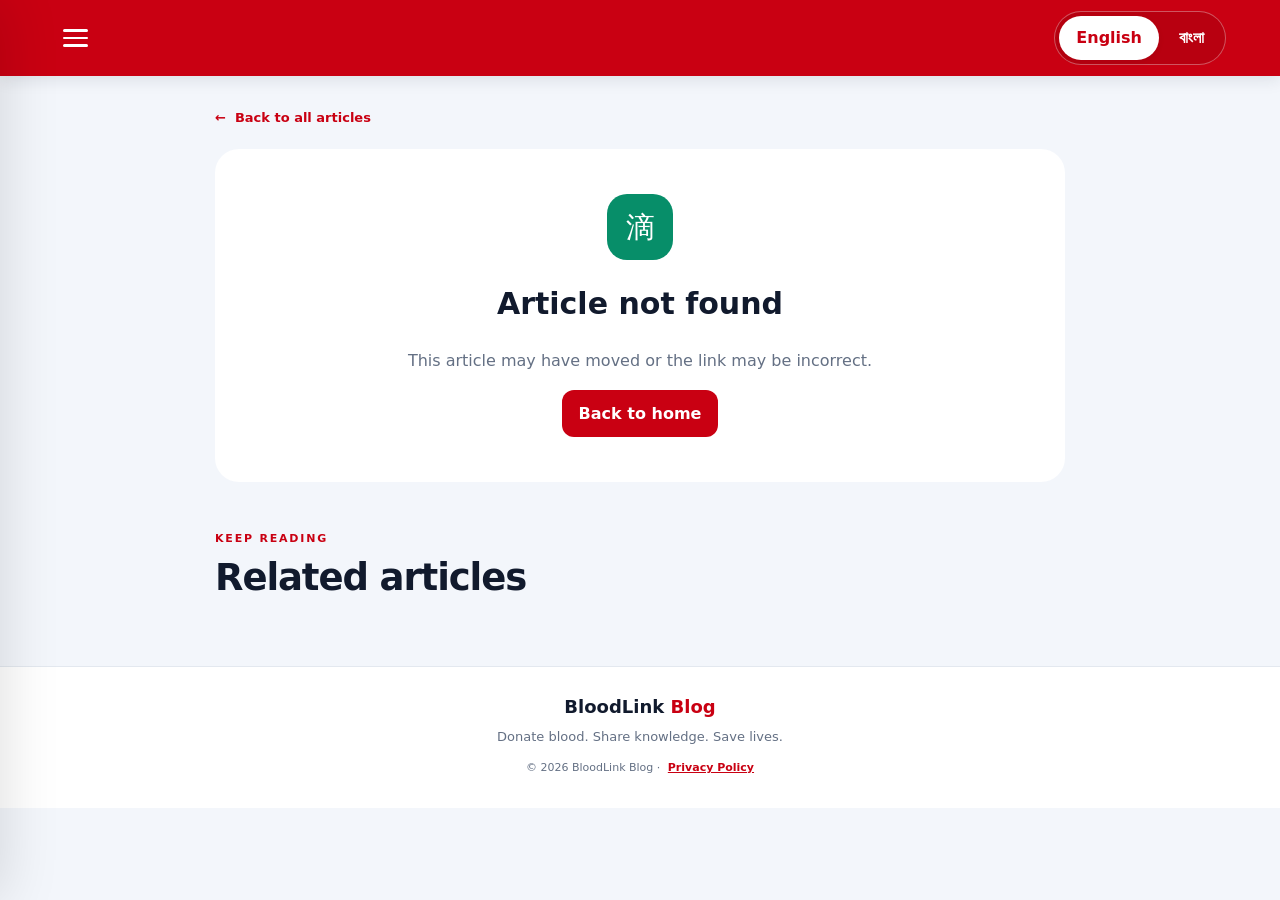
<file: blog.html>
<!doctype html>
<html lang="en">
<head>
  <meta charset="utf-8">
  <meta name="viewport" content="width=device-width, initial-scale=1">
  <meta name="theme-color" content="#c90012">
  <meta name="description" content="Read BloodLink Blog articles about blood donation.">
  <title>Article | BloodLink Blog</title>
  <link rel="stylesheet" href="css/style.css">
  <script src="js/config.js" defer></script>
  <script src="js/analytics.js" defer></script>
  <script src="js/articles.js" defer></script>
  <script src="js/app.js" defer></script>
</head>
<body class="article-page">
  <header class="topbar">
    <button class="icon-button menu-button" id="menuToggle" aria-label="Open menu" aria-expanded="false"><span></span><span></span><span></span></button>
    <div class="language-switch" role="group" aria-label="Language"><button class="lang-button active" data-lang="en">English</button><button class="lang-button" data-lang="bn">বাংলা</button></div>
  </header>
  <div class="scrim" id="scrim"></div>
  <aside class="side-menu" id="sideMenu" aria-hidden="true">
    <div class="side-menu-head"><div class="brand-lockup"><img class="brand-logo menu-logo" src="assets/bloodlink-logo.png" alt="BloodLink logo"><div><strong>BloodLink</strong><small data-i18n="menuSubtitle">Donate Blood, Save Lives</small></div></div><button class="icon-button close-menu" id="closeMenu" aria-label="Close menu">×</button></div>
    <nav class="menu-links">
      <a href="index.html"><span>⌂</span><span data-i18n="home">Home</span></a>
      <a href="index.html#latest"><span>▤</span><span data-i18n="allBlogs">All blogs</span></a>
      <a href="index.html#about"><span>ⓘ</span><span data-i18n="about">About BloodLink Blog</span></a>
      <button id="menuLanguage"><span>文</span><span data-i18n="language">Language: English / বাংলা</span></button>
      <a href="mailto:bloodlink@example.com?subject=BloodLink%20Blog%20Report"><span>⚑</span><span data-i18n="report">Report a problem</span></a>
      <button id="shareButton"><span>↗</span><span data-i18n="share">Share this website</span></button>
    </nav>
    <div class="menu-note"><span class="status-dot"></span><span data-i18n="menuNote">Made to help people make informed choices.</span></div>
  </aside>

  <main class="page-shell article-shell">
    <a class="back-link" href="index.html">← <span data-i18n="back">Back to all articles</span></a>
    <div id="articleContent" aria-live="polite"><div class="loading-state" role="status"><span class="loading-spinner"></span>Loading article…</div></div>
    <section class="related-section"><div class="section-heading"><div><p class="eyebrow" data-i18n="keepReading">KEEP READING</p><h2 data-i18n="related">Related articles</h2></div></div><div id="relatedGrid" class="blog-grid related-grid"></div></section>
  </main>
  <footer class="footer"><a href="index.html" class="footer-brand">BloodLink <span>Blog</span></a><p data-i18n="footerText">Donate blood. Share knowledge. Save lives.</p><small>© <span id="year"></span> BloodLink Blog · <a href="privacy.html">Privacy Policy</a></small></footer>
</body>
</html>
</file>
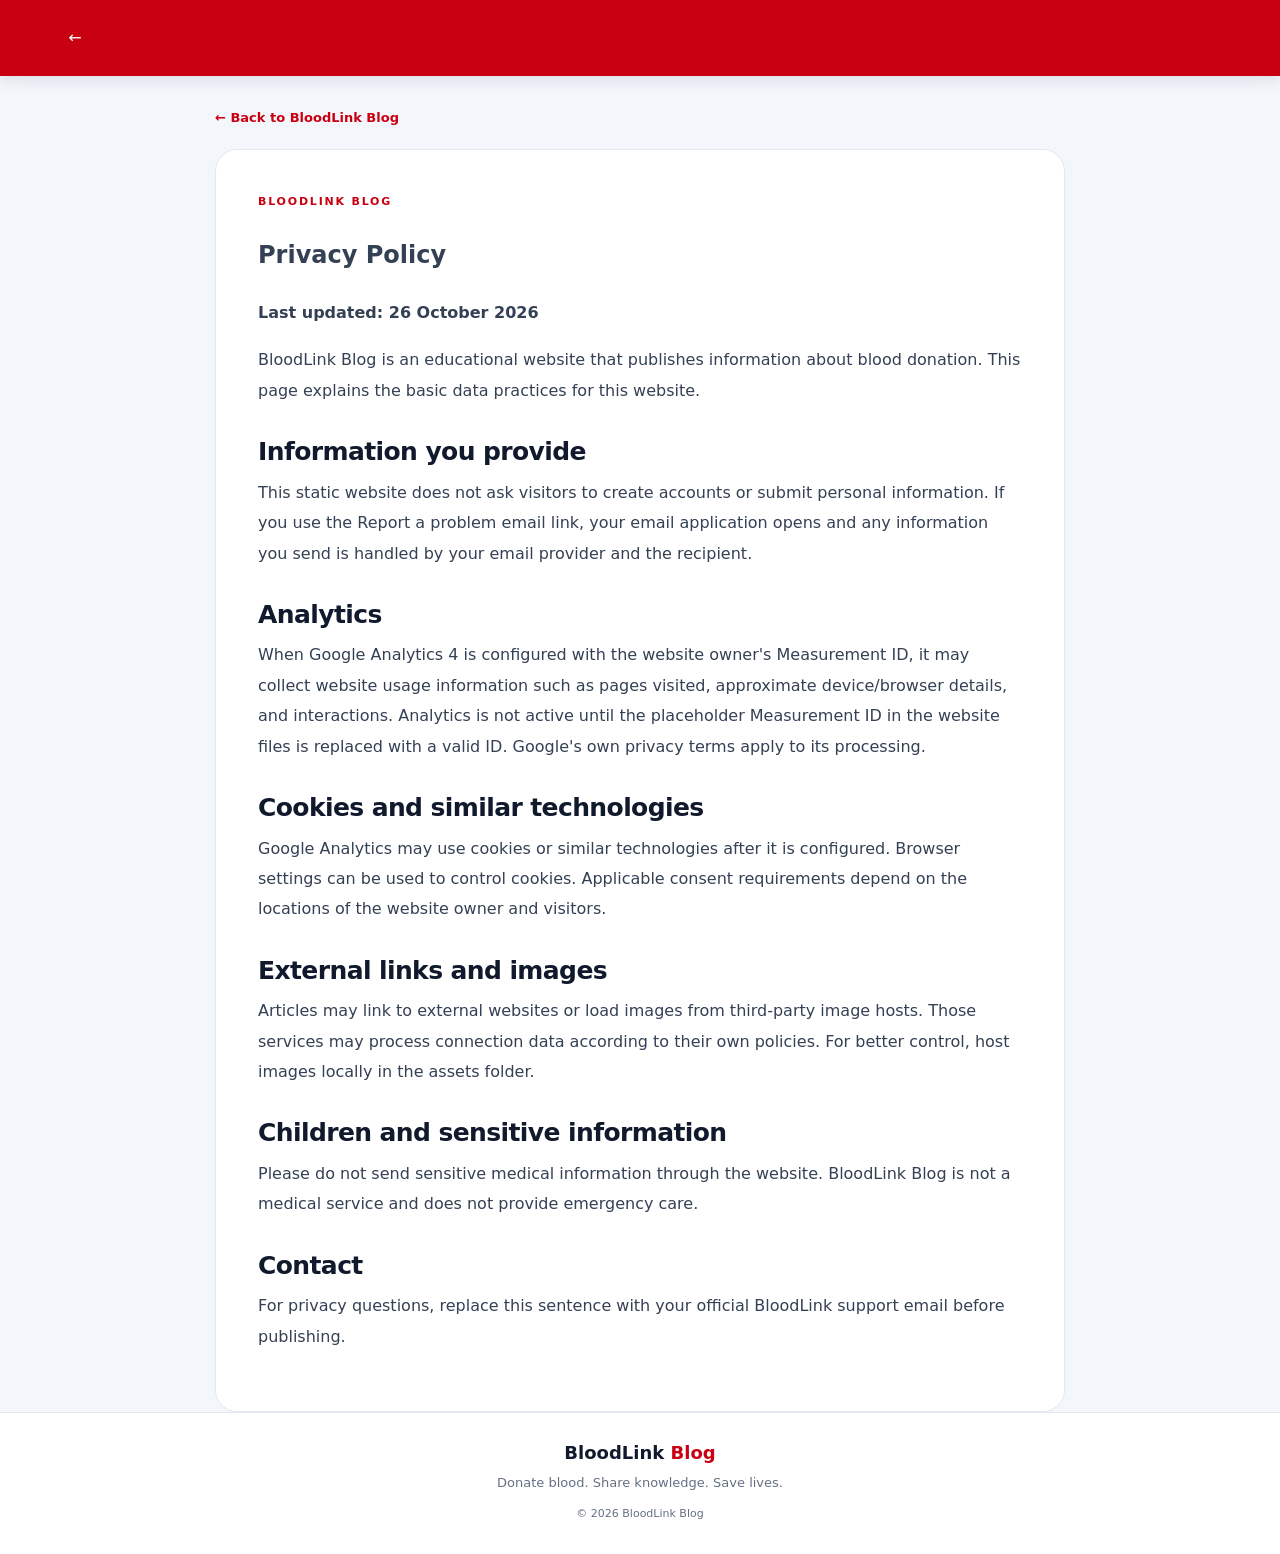
<file: privacy.html>
<!doctype html>
<html lang="en"><head><meta charset="utf-8"><meta name="viewport" content="width=device-width, initial-scale=1"><meta name="theme-color" content="#c90012"><title>Privacy Policy | BloodLink Blog</title><meta name="description" content="Learn how BloodLink Blog handles website usage data, analytics, and privacy."><link rel="canonical" href="https://suchock.github.io/privacy.html"><meta property="og:type" content="website"><meta property="og:site_name" content="BloodLink Blog"><meta property="og:title" content="Privacy Policy | BloodLink Blog"><meta property="og:description" content="Learn how BloodLink Blog handles website usage data, analytics, and privacy."><meta property="og:image" content="https://suchock.github.io/assets/bloodlink-logo.png"><meta name="twitter:card" content="summary_large_image"><meta name="twitter:image" content="https://suchock.github.io/assets/bloodlink-logo.png"><script src="js/config.js" defer></script><script src="js/analytics.js" defer></script><link rel="stylesheet" href="css/style.css"></head>
<body><header class="topbar"><a class="icon-button menu-button" href="index.html" aria-label="Back to home" style="text-decoration:none">←</a><a class="brand-mini" href="index.html">BloodLink Blog</a></header><main class="page-shell article-shell"><a class="back-link" href="index.html">← Back to BloodLink Blog</a><article class="article-body"><p class="eyebrow">BLOODLINK BLOG</p><h1>Privacy Policy</h1><p><strong>Last updated: 26 October 2026</strong></p><p>BloodLink Blog is an educational website that publishes information about blood donation. This page explains the basic data practices for this website.</p><h2>Information you provide</h2><p>This static website does not ask visitors to create accounts or submit personal information. If you use the Report a problem email link, your email application opens and any information you send is handled by your email provider and the recipient.</p><h2>Analytics</h2><p>When Google Analytics 4 is configured with the website owner's Measurement ID, it may collect website usage information such as pages visited, approximate device/browser details, and interactions. Analytics is not active until the placeholder Measurement ID in the website files is replaced with a valid ID. Google's own privacy terms apply to its processing.</p><h2>Cookies and similar technologies</h2><p>Google Analytics may use cookies or similar technologies after it is configured. Browser settings can be used to control cookies. Applicable consent requirements depend on the locations of the website owner and visitors.</p><h2>External links and images</h2><p>Articles may link to external websites or load images from third-party image hosts. Those services may process connection data according to their own policies. For better control, host images locally in the assets folder.</p><h2>Children and sensitive information</h2><p>Please do not send sensitive medical information through the website. BloodLink Blog is not a medical service and does not provide emergency care.</p><h2>Contact</h2><p>For privacy questions, replace this sentence with your official BloodLink support email before publishing.</p></article></main><footer class="footer"><a href="index.html" class="footer-brand">BloodLink <span>Blog</span></a><p>Donate blood. Share knowledge. Save lives.</p><small>© 2026 BloodLink Blog</small></footer></body></html>
</file>
<file: css/style.css>
:root{--red:#c90012;--red-dark:#a90010;--red-soft:#fff1f2;--green:#078e69;--green-soft:#eafaf3;--ink:#111a2d;--muted:#647084;--paper:#f3f6fb;--white:#fff;--line:#e3e8ef;--shadow:0 14px 35px rgba(25,37,58,.08);--radius:24px}
*{box-sizing:border-box}html{scroll-behavior:smooth}body{margin:0;background:var(--paper);color:var(--ink);font-family:Inter,ui-sans-serif,system-ui,-apple-system,BlinkMacSystemFont,"Segoe UI",sans-serif;line-height:1.6}button,input{font:inherit}button,a{-webkit-tap-highlight-color:transparent}a{color:inherit;text-decoration:none}.topbar{height:76px;background:var(--red);color:#fff;display:flex;align-items:center;justify-content:space-between;padding:0 clamp(18px,5vw,54px);box-shadow:0 4px 15px #1c23301a;position:sticky;top:0;z-index:20}.icon-button{border:0;background:transparent;color:inherit;cursor:pointer;display:grid;place-content:center}.menu-button{width:42px;height:42px;gap:5px}.menu-button span{width:25px;height:2.5px;background:#fff;border-radius:5px;display:block}.brand-mini{display:flex;align-items:center;gap:10px;font-size:20px;font-weight:850;letter-spacing:-.7px}.brand-mini small{font-size:12px;letter-spacing:.3px;opacity:.78;font-weight:600;margin-left:4px}.brand-mark{width:58px;height:58px;display:grid;place-items:center;border-radius:21px;background:var(--red);color:#fff;font-size:28px;font-weight:800;box-shadow:0 10px 24px #17203317}.small-mark{width:36px;height:36px;border-radius:12px;font-size:18px;background:#fff;color:var(--red);box-shadow:none}.language-switch{display:flex;gap:3px;padding:4px;border:1px solid #ffffff55;border-radius:40px;background:#97000c55}.lang-button{border:0;background:transparent;color:#fff;font-weight:750;border-radius:30px;padding:9px 17px;cursor:pointer}.lang-button.active{background:#fff;color:var(--red);box-shadow:0 2px 6px #0001}.page-shell{width:min(1120px,calc(100% - 36px));margin:0 auto}.hero{text-align:center;padding:42px 0 24px}.hero-logo{display:flex;align-items:center;justify-content:center;gap:20px}.hero-mark{width:84px;height:84px;border-radius:26px;font-size:40px}.hero h1{font-size:clamp(40px,7vw,68px);line-height:1;margin:0;font-weight:900;letter-spacing:-3px}.tagline{font-size:clamp(16px,2.4vw,23px);color:#536074;font-weight:700;margin:18px 0 21px}.hero-pill{display:inline-flex;align-items:center;gap:10px;border:1px solid #f3e7b7;background:#fffbed;color:#995016;padding:10px 19px;border-radius:50px;font-size:14px;font-weight:750}.pulse-dot,.status-dot{width:8px;height:8px;border-radius:50%;background:var(--green);display:inline-block}.welcome-row{display:flex;align-items:end;justify-content:space-between;gap:24px;margin:36px 0 24px}.eyebrow{font-size:11px;font-weight:850;letter-spacing:1.8px;color:var(--red);margin:0 0 8px}.welcome-row h2,.section-heading h2,.about-card h2{font-size:clamp(25px,3.6vw,37px);line-height:1.2;letter-spacing:-1.1px;margin:0;font-weight:850}.section-intro{color:var(--muted);max-width:620px;margin:12px 0 0}.article-count{min-width:94px;text-align:center;background:#fff;border:1px solid var(--line);border-radius:18px;padding:10px 17px;box-shadow:0 6px 20px #14233b08}.article-count strong{display:block;color:var(--red);font-size:25px;line-height:1.1}.article-count span{font-size:12px;color:var(--muted);font-weight:700}.search-panel{background:#fff;border:1px solid var(--line);border-radius:var(--radius);padding:19px 20px;margin-bottom:35px;box-shadow:0 8px 24px #14233b06}.search-box{display:flex;align-items:center;gap:12px;background:#f6f8fb;border:1px solid #e8edf3;border-radius:15px;padding:0 15px;height:54px}.search-icon{font-size:28px;line-height:1;color:var(--red);transform:rotate(-20deg)}.search-box input{width:100%;border:0;outline:0;background:transparent;color:var(--ink);font-size:15px}.search-box input::placeholder{color:#909aab}.clear-search{border:0;background:#e7ebf1;color:#657083;border-radius:50%;width:27px;height:27px;cursor:pointer;font-size:19px}.filter-row{display:flex;align-items:center;gap:14px;flex-wrap:wrap;margin-top:16px}.filter-row>span{font-size:12px;font-weight:800;color:var(--muted)}.topic-filters{display:flex;gap:8px;flex-wrap:wrap}.topic-chip{border:1px solid var(--line);background:#fff;color:#586477;padding:6px 12px;border-radius:30px;font-size:12px;font-weight:750;cursor:pointer}.topic-chip.active,.topic-chip:hover{background:var(--red-soft);border-color:#f2c6cb;color:var(--red)}.section-heading{display:flex;align-items:end;justify-content:space-between;gap:18px;margin-bottom:18px}.sort-label{font-size:12px;color:var(--muted)}.blog-grid{display:grid;grid-template-columns:repeat(3,minmax(0,1fr));gap:19px}.blog-card{background:#fff;border:1px solid var(--line);border-radius:21px;overflow:hidden;transition:transform .2s,box-shadow .2s;min-width:0}.blog-card:hover{transform:translateY(-4px);box-shadow:var(--shadow)}.card-image{display:block;width:100%;height:190px;object-fit:cover;background:#e6ebf2}.card-body{padding:18px}.card-meta{display:flex;align-items:center;gap:8px;flex-wrap:wrap;font-size:11px;color:var(--muted);font-weight:700}.category-label{background:var(--red-soft);color:var(--red);border-radius:30px;padding:4px 9px}.card-title{font-size:20px;line-height:1.3;letter-spacing:-.45px;margin:12px 0 9px;font-weight:850}.card-excerpt{font-size:13px;line-height:1.7;color:var(--muted);margin:0 0 17px}.read-link{display:inline-flex;align-items:center;gap:7px;color:var(--red);font-size:13px;font-weight:850}.read-link span{transition:transform .2s}.read-link:hover span{transform:translateX(4px)}.empty-state{text-align:center;padding:55px 20px;background:#fff;border:1px dashed #d7dee8;border-radius:24px}.empty-icon{font-size:42px;color:var(--red)}.empty-state h3{margin:8px 0 0}.empty-state p{color:var(--muted)}.button-primary{border:0;border-radius:12px;background:var(--red);color:#fff;font-weight:800;padding:11px 17px;cursor:pointer}.about-card{display:flex;align-items:center;gap:23px;margin:54px 0;background:var(--green-soft);border:1px solid #b7ead7;border-radius:24px;padding:27px}.about-symbol{width:66px;height:66px;flex:0 0 66px;border-radius:20px;background:var(--green);color:#fff;display:grid;place-items:center;font-size:29px}.about-card .eyebrow{color:var(--green)}.about-card h2{font-size:26px}.about-card p:last-child{color:#557469;margin-bottom:0;max-width:780px;font-size:14px}.footer{text-align:center;padding:26px 18px 30px;background:#fff;border-top:1px solid var(--line);color:var(--muted)}.footer-brand{font-weight:900;color:var(--ink);font-size:18px}.footer-brand span{color:var(--red)}.footer p{font-size:13px;margin:5px 0}.footer small{font-size:11px}.scrim{position:fixed;inset:0;background:#10182770;z-index:29;opacity:0;pointer-events:none;transition:opacity .25s}.side-menu{position:fixed;z-index:30;left:0;top:0;bottom:0;width:min(360px,88vw);background:#fff;box-shadow:20px 0 55px #0002;transform:translateX(-105%);transition:transform .25s;padding:24px 20px;display:flex;flex-direction:column}.menu-open .side-menu{transform:translateX(0)}.menu-open .scrim{opacity:1;pointer-events:auto}.side-menu-head{display:flex;align-items:center;justify-content:space-between;padding-bottom:24px;border-bottom:1px solid var(--line)}.brand-lockup{display:flex;align-items:center;gap:12px}.brand-lockup strong{display:block;font-size:21px;letter-spacing:-.7px}.brand-lockup small{display:block;font-size:11px;color:var(--muted)}.close-menu{font-size:32px;color:#667085;width:40px;height:40px}.menu-links{display:grid;gap:5px;padding-top:18px}.menu-links a,.menu-links button{display:flex;align-items:center;gap:13px;border:0;background:transparent;text-align:left;padding:13px 12px;border-radius:12px;color:#344054;font-weight:700;font-size:14px;cursor:pointer}.menu-links a>span:first-child,.menu-links button>span:first-child{width:23px;text-align:center;color:var(--red);font-size:19px}.menu-links a:hover,.menu-links button:hover{background:var(--red-soft);color:var(--red)}.menu-note{margin-top:auto;border-radius:14px;background:#effaf5;color:#4c7567;padding:13px;font-size:12px;display:flex;align-items:center;gap:8px}.article-shell{max-width:850px;padding-top:28px}.back-link{display:inline-flex;gap:9px;align-items:center;color:var(--red);font-size:13px;font-weight:800;margin:0 0 20px}.article-hero-image{width:100%;max-height:440px;object-fit:cover;border-radius:24px;display:block;margin-bottom:26px;box-shadow:var(--shadow)}.article-header{padding:4px 2px 20px}.article-header h1{font-size:clamp(31px,5.5vw,49px);line-height:1.12;letter-spacing:-1.7px;margin:14px 0}.article-subtitle{font-size:17px;color:var(--muted);margin:0 0 18px}.article-body{background:#fff;border:1px solid var(--line);border-radius:22px;padding:clamp(20px,5vw,42px);font-size:16px;line-height:1.9;color:#344054}.article-body h2{font-size:25px;line-height:1.3;color:var(--ink);letter-spacing:-.6px;margin:30px 0 9px}.article-body h2:first-child{margin-top:0}.article-body p{margin:0 0 17px}.article-body ul{padding-left:22px}.article-body li{margin:7px 0}.article-callout{background:var(--red-soft);border-left:4px solid var(--red);padding:16px 18px;border-radius:0 13px 13px 0;margin:24px 0;color:#8d1c27;font-size:14px}.article-disclaimer{font-size:12px;color:#7b8494;border-top:1px solid var(--line);margin-top:28px;padding-top:16px}.related-section{margin:48px 0}.related-grid{grid-template-columns:repeat(2,minmax(0,1fr))}.not-found{text-align:center;background:#fff;border-radius:24px;padding:45px 20px}.not-found h1{font-size:30px}.not-found p{color:var(--muted)}
@media(max-width:760px){.topbar{height:66px;padding:0 15px}.brand-mini{font-size:17px;gap:7px}.small-mark{width:30px;height:30px;border-radius:10px;font-size:15px}.brand-mini small{font-size:10px}.lang-button{padding:8px 11px;font-size:12px}.page-shell{width:min(100% - 28px,600px)}.hero{padding:34px 0 16px}.hero-logo{gap:12px}.hero-mark{width:64px;height:64px;border-radius:20px;font-size:31px}.hero h1{letter-spacing:-2px}.tagline{margin:14px 0 17px}.hero-pill{font-size:11px;padding:9px 12px}.welcome-row{align-items:start;margin-top:30px}.welcome-row h2{font-size:27px}.section-intro{font-size:13px}.article-count{min-width:68px;padding:9px 10px}.article-count strong{font-size:21px}.article-count span{font-size:10px}.search-panel{padding:14px;border-radius:19px;margin-bottom:28px}.search-box{height:50px;padding:0 11px}.search-box input{font-size:13px}.filter-row{align-items:start;display:block}.topic-filters{margin-top:9px}.blog-grid{grid-template-columns:repeat(2,minmax(0,1fr));gap:12px}.card-image{height:135px}.card-body{padding:13px}.card-title{font-size:16px;margin:9px 0 7px}.card-excerpt{font-size:12px;line-height:1.55}.card-meta{font-size:10px}.category-label{padding:3px 7px}.read-link{font-size:12px}.sort-label{display:none}.about-card{align-items:flex-start;gap:14px;padding:19px;margin:36px 0}.about-symbol{width:48px;height:48px;flex-basis:48px;border-radius:15px;font-size:22px}.about-card h2{font-size:21px}.about-card p:last-child{font-size:12px}.article-shell{padding-top:20px}.article-hero-image{border-radius:18px;margin-bottom:20px}.article-header h1{font-size:33px}.article-subtitle{font-size:15px}.article-body{border-radius:18px;padding:22px 18px;font-size:15px}.article-body h2{font-size:22px}.related-grid{grid-template-columns:repeat(2,minmax(0,1fr))}}
@media(max-width:390px){.brand-mini{font-size:15px}.brand-mini small{display:none}.lang-button{padding:7px 8px}.blog-grid{grid-template-columns:1fr}.card-image{height:190px}.card-title{font-size:19px}.card-body{padding:16px}.card-excerpt{font-size:13px}.related-grid{grid-template-columns:1fr}.welcome-row h2{font-size:24px}}

/* Official BloodLink logo asset */
.brand-logo{display:block;object-fit:contain;flex-shrink:0}.small-logo{width:36px;height:36px;border-radius:11px}.menu-logo{width:58px;height:58px;border-radius:18px}.hero-logo-image{width:84px;height:84px;border-radius:25px;box-shadow:0 10px 24px #17203317}.about-logo-image{object-fit:cover;border-radius:17px}
@media(max-width:760px){.small-logo{width:30px;height:30px;border-radius:9px}.menu-logo{width:50px;height:50px;border-radius:15px}.hero-logo-image{width:64px;height:64px;border-radius:19px}}

/* Updates: removed decorative hero/menu sections; keep compact header and useful loading feedback. */
.brand-mini{display:none!important}
.loading-state{grid-column:1/-1;display:flex;align-items:center;justify-content:center;gap:12px;min-height:150px;color:var(--muted);font-weight:700;background:#fff;border:1px solid var(--line);border-radius:18px;padding:24px}
.loading-spinner{width:22px;height:22px;border:3px solid #f3c7cc;border-top-color:var(--red);border-radius:50%;animation:bl-spin .8s linear infinite;display:inline-block}
@keyframes bl-spin{to{transform:rotate(360deg)}}
.footer a[href="privacy.html"]{color:var(--red);font-weight:700;text-decoration:underline;margin-left:4px}

/* Compact mobile-first refinements: smaller brand, tighter spacing, stable search. */
[hidden]{display:none!important}
.hero{padding:24px 0 8px}
.hero-logo{gap:14px}
.hero-logo-image{width:64px;height:64px;border-radius:19px;box-shadow:none}
.hero h1{font-size:clamp(34px,5.5vw,54px);letter-spacing:-2px}
.tagline{font-size:clamp(15px,2vw,20px);margin:10px 0 12px}
.welcome-row{margin:22px 0 18px}
.search-panel{background:transparent;border:0;border-radius:0;padding:0;margin:0 0 28px;box-shadow:none}
.search-box{height:52px;background:#fff;border:1px solid #dfe5ed;border-radius:14px;padding:0 14px;gap:10px;box-shadow:0 2px 8px #14233b05;transition:border-color .18s,box-shadow .18s}
.search-box:focus-within{border-color:#d65b66;box-shadow:0 0 0 3px #c9001212}
.search-icon{font-size:0;transform:none;width:17px;height:17px;position:relative;flex:0 0 17px}
.search-icon:before{content:"";position:absolute;width:10px;height:10px;border:2px solid var(--red);border-radius:50%;left:0;top:0}
.search-icon:after{content:"";position:absolute;width:7px;height:2px;background:var(--red);border-radius:2px;transform:rotate(45deg);left:10px;top:12px}
.search-box input{min-width:0;font-size:15px;padding:0;appearance:none;-webkit-appearance:none}
.search-box input::-webkit-search-cancel-button,.search-box input::-webkit-search-decoration{-webkit-appearance:none;appearance:none}
.search-box input:focus{outline:none}
.clear-search{width:28px;height:28px;display:grid;place-items:center;flex:0 0 28px;font-size:18px;line-height:1}
.clear-search[hidden]{display:none!important}
@media(max-width:760px){.hero{padding:20px 0 6px}.hero-logo{gap:11px}.hero-logo-image{width:54px;height:54px;border-radius:16px}.hero h1{font-size:clamp(31px,8vw,43px);letter-spacing:-1.6px}.tagline{margin:8px 0 10px;font-size:15px}.welcome-row{margin:18px 0 16px}.search-panel{margin-bottom:25px}.search-box{height:50px;border-radius:13px;padding:0 13px}.search-box input{font-size:14px}}
@media(max-width:390px){.hero-logo-image{width:48px;height:48px}.hero h1{font-size:30px}.hero-logo{gap:9px}.tagline{font-size:14px}}


/* Final responsive polish: compact, balanced article previews and safer mobile spacing. */
.blog-card{display:flex;flex-direction:column;min-height:100%;}
.blog-card>a:first-child{display:block;overflow:hidden;background:#e8edf4;}
.card-image{height:168px;transition:transform .25s;}
.blog-card:hover .card-image{transform:scale(1.025);}
.card-body{display:flex;flex:1;flex-direction:column;align-items:flex-start;padding:16px;}
.card-meta{gap:6px 8px;max-height:48px;overflow:hidden;}
.card-title{display:-webkit-box;-webkit-line-clamp:2;-webkit-box-orient:vertical;overflow:hidden;min-height:2.55em;margin:9px 0 7px;font-size:18px;}
.card-excerpt{display:-webkit-box;-webkit-line-clamp:3;-webkit-box-orient:vertical;overflow:hidden;margin:0 0 12px;line-height:1.55;font-size:13px;}
.read-link{margin-top:auto;padding-top:4px;}
button:focus-visible,a:focus-visible,input:focus-visible{outline:3px solid #e78b94;outline-offset:3px;}
img{max-width:100%;}
@media(max-width:760px){.blog-grid{grid-template-columns:repeat(2,minmax(0,1fr));gap:14px}.card-image{height:145px}.card-body{padding:13px}.card-title{font-size:16px;min-height:2.55em}.card-excerpt{-webkit-line-clamp:3;font-size:12px}.card-meta{font-size:10px;gap:5px}.category-label{padding:3px 7px}}
@media(max-width:540px){.page-shell{width:calc(100% - 28px)}.blog-grid,.related-grid{grid-template-columns:minmax(0,1fr);gap:14px}.blog-card{display:grid;grid-template-columns:112px minmax(0,1fr);align-items:stretch;border-radius:18px}.blog-card>a:first-child{height:100%;min-height:150px}.card-image{height:100%;min-height:150px;max-height:190px;object-fit:cover}.card-body{padding:12px;min-width:0}.card-title{font-size:16px;line-height:1.28;margin:7px 0 6px;min-height:0}.card-excerpt{-webkit-line-clamp:3;font-size:12px;line-height:1.45;margin-bottom:7px}.card-meta{max-height:40px;font-size:9px}.category-label{padding:2px 6px}.read-link{font-size:12px}.section-heading h2{font-size:26px}.welcome-row h2{font-size:27px}.hero-logo-image{width:48px;height:48px}.hero h1{font-size:30px}.tagline{font-size:14px}.about-card{margin:30px 0}}
@media(max-width:360px){.blog-card{grid-template-columns:94px minmax(0,1fr)}.blog-card>a:first-child,.card-image{min-height:138px}.card-body{padding:10px}.card-title{font-size:15px}.card-excerpt{font-size:11px}.card-meta{gap:4px}}
@media(prefers-reduced-motion:reduce){*,*::before,*::after{scroll-behavior:auto!important;animation:none!important;transition:none!important}}
</file>
